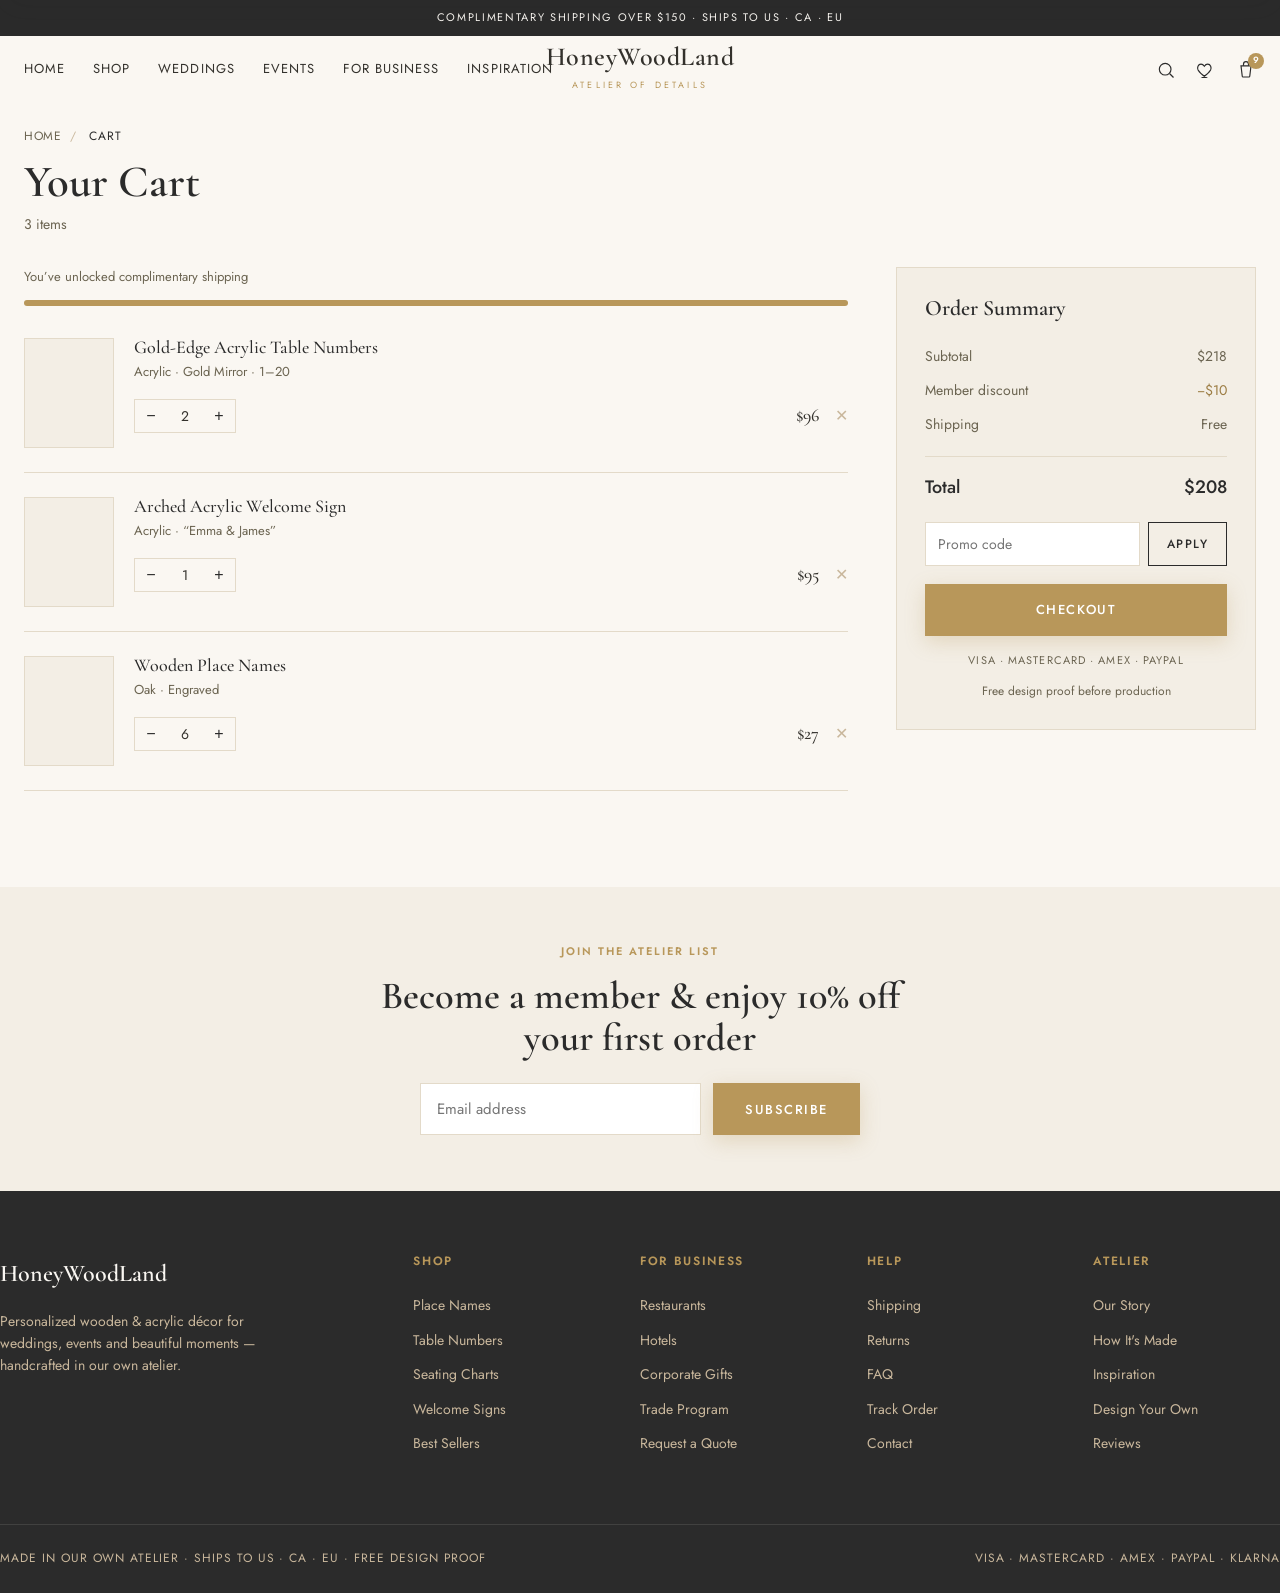
<file: cart.html>
<!DOCTYPE html>
<html lang="en">
<head>
<meta charset="UTF-8" />
<meta name="viewport" content="width=device-width, initial-scale=1.0" />
<title>Your Cart | HoneyWoodLand</title>
<meta name="description" content="Review the personalized wedding décor in your HoneyWoodLand cart — place names, table numbers and custom signs. Free design proof before production, worldwide shipping." />
<meta name="robots" content="noindex, follow" />
<meta name="theme-color" content="#B8975A" />
<link rel="canonical" href="https://kolomiichukvadym-a11y.github.io/honeywoodland/cart.html" />

<!-- Favicon (emoji data-URI) -->
<link rel="icon" href="data:image/svg+xml,<svg xmlns='http://www.w3.org/2000/svg' viewBox='0 0 100 100'><text y='.9em' font-size='90'>🍯</text></svg>" />

<link rel="preconnect" href="https://fonts.googleapis.com" />
<link rel="preconnect" href="https://fonts.gstatic.com" crossorigin />
<link href="https://fonts.googleapis.com/css2?family=Cormorant+Garamond:ital,wght@0,400;0,500;0,600;0,700;1,500&family=Jost:wght@300;400;500;600&display=swap" rel="stylesheet" />

<!-- Shared chrome -->
<link rel="stylesheet" href="assets/site.css" />
<script defer src="assets/site.js"></script>

<style>
  /* ===== cart page (page-specific) ===== */
  .breadcrumb{font-size:12px;letter-spacing:.06em;text-transform:uppercase;color:var(--muted);padding:22px 0 6px}
  .breadcrumb a:hover{color:var(--gold-deep)}
  .breadcrumb .sep{margin:0 8px;color:var(--taupe)}
  .breadcrumb .cur{color:var(--charcoal)}

  .cart-head{padding:6px 0 4px}
  .cart-head h1{font-size:clamp(2rem,4vw,2.8rem)}
  .cart-count{font-size:14px;color:var(--muted);margin-top:6px}

  .cart-grid{display:grid;grid-template-columns:1fr 360px;gap:48px;padding:28px 0 96px;align-items:start}
  @media(max-width:900px){.cart-grid{grid-template-columns:1fr;gap:32px}}

  .ship-progress{margin-bottom:8px}
  .ship-msg{font-size:13px;color:var(--muted)}
  .ship-bar{height:6px;background:var(--line);margin:12px 0 8px;border-radius:3px;overflow:hidden}
  .ship-bar i{display:block;height:100%;width:0;background:var(--gold);transition:width .4s cubic-bezier(.22,1,.36,1)}

  .cart-item{display:flex;gap:20px;padding:24px 0;border-bottom:1px solid var(--line)}
  .cart-item .thumb{width:90px;height:110px;background-size:cover;background-position:center;border:1px solid var(--line);flex-shrink:0;background-color:var(--cream)}
  .cart-item .cd{flex:1;min-width:0}
  .cart-item h3{font-size:18px;font-weight:500}
  .cart-item h3 a{transition:color .3s}
  .cart-item h3 a:hover{color:var(--gold-deep)}
  .cart-item .v{font-size:13px;color:var(--muted);margin-top:4px}
  .cart-item .row2{display:flex;align-items:center;justify-content:space-between;gap:12px;margin-top:16px;flex-wrap:wrap}
  .qty{display:inline-flex;border:1px solid var(--line)}
  .qty button{width:32px;height:32px;background:none;border:none;cursor:pointer;font-size:16px;color:var(--charcoal);transition:color .2s}
  .qty button:hover{color:var(--gold-deep)}
  .qty span{width:36px;display:inline-flex;align-items:center;justify-content:center;font-size:14px}
  .cart-item .right{display:flex;align-items:center;gap:16px}
  .cart-item .line{font-weight:500;font-family:var(--serif);font-size:18px}
  .cart-item .rm{background:none;border:none;cursor:pointer;color:var(--taupe);font-size:16px;line-height:1;transition:color .2s}
  .cart-item .rm:hover{color:#B5544A}

  .cart-sum{background:var(--cream);border:1px solid var(--line);padding:28px;position:sticky;top:88px}
  .cart-sum h2{font-size:22px;margin-bottom:18px}
  .cart-sum .ln{display:flex;justify-content:space-between;font-size:14px;padding:6px 0;color:var(--muted)}
  .cart-sum .tot{display:flex;justify-content:space-between;font-size:18px;font-weight:500;color:var(--charcoal);
    border-top:1px solid var(--line);margin-top:14px;padding-top:16px}
  .promo{display:flex;gap:8px;margin:20px 0 4px}
  .promo input{flex:1;min-width:0;height:44px;border:1px solid var(--line);background:#fff;padding:0 12px;
    font-family:var(--sans);font-size:14px;outline:none}
  .promo input:focus{border-color:var(--gold)}
  .promo .btn{padding:0 18px;height:44px;font-size:12px;white-space:nowrap}
  .cart-sum .checkout{width:100%;justify-content:center;margin-top:14px;padding:16px}
  .pay{display:flex;justify-content:center;gap:10px;margin-top:16px;font-size:11px;letter-spacing:.1em;color:var(--muted);flex-wrap:wrap}
  .proof{text-align:center;font-size:12px;color:var(--muted);margin-top:12px}

  .empty{text-align:center;padding:72px 0 110px}
  .empty h2{font-size:clamp(1.9rem,3.6vw,2.6rem);margin-top:12px}
  .empty p{color:var(--muted);max-width:460px;margin:14px auto 28px;line-height:1.7}
</style>
</head>
<body>

<!-- SHARED HEADER (injected by assets/site.js) -->
<header id="site-header"></header>

<main class="wrap">
  <!-- BREADCRUMB -->
  <nav class="breadcrumb" aria-label="Breadcrumb">
    <a href="index.html">Home</a><span class="sep">/</span>
    <span class="cur">Cart</span>
  </nav>

  <div class="cart-head">
    <h1>Your Cart</h1>
    <div class="cart-count" id="cartCount"></div>
  </div>

  <!-- FILLED CART -->
  <div id="cartFull">
    <div class="cart-grid">
      <div class="cart-left">
        <div class="ship-progress">
          <div class="ship-msg" id="cShipMsg"></div>
          <div class="ship-bar"><i id="cBar"></i></div>
        </div>
        <div id="cartItems"></div>
      </div>

      <aside class="cart-sum">
        <h2>Order Summary</h2>
        <div class="ln"><span>Subtotal</span><span id="cSub">$0</span></div>
        <div class="ln"><span>Member discount</span><span id="cDisc" style="color:var(--gold-deep)">−$0</span></div>
        <div class="ln"><span>Shipping</span><span id="cShipVal">Calculated</span></div>
        <div class="tot"><span>Total</span><span id="cTot">$0</span></div>
        <div class="promo">
          <input id="promoInput" type="text" placeholder="Promo code" aria-label="Promo code" />
          <button type="button" id="promoBtn" class="btn btn-outline">Apply</button>
        </div>
        <a href="cart.html#checkout" class="btn btn-primary checkout" id="checkoutBtn" role="button">Checkout</a>
        <div class="pay">VISA · MASTERCARD · AMEX · PAYPAL</div>
        <div class="proof">Free design proof before production</div>
      </aside>
    </div>
  </div>

  <!-- EMPTY CART -->
  <div id="cartEmpty" class="empty" style="display:none">
    <p class="overline">Your Cart</p>
    <h2>Your cart is empty</h2>
    <p>Looks like you haven’t added anything yet — explore the collection to begin your personalized pieces.</p>
    <a href="category.html" class="btn btn-primary">Continue Shopping</a>
  </div>
</main>

<!-- SHARED FOOTER (injected by assets/site.js) -->
<footer id="site-footer"></footer>

<script>
  var U = function (id, w) {
    return 'https://images.unsplash.com/photo-' + id + '?auto=format&fit=crop&w=' + (w || 200) + '&q=80';
  };

  /* sample cart contents */
  var cart = [
    { t:"Gold-Edge Acrylic Table Numbers", v:'Acrylic · Gold Mirror · 1–20', unit:48, qty:2, img:"1523438885200-e635ba2c371e" },
    { t:"Arched Acrylic Welcome Sign", v:'Acrylic · “Emma & James”', unit:95, qty:1, img:"1591604466107-ec97de577aff" },
    { t:"Wooden Place Names", v:'Oak · Engraved', unit:4.5, qty:6, img:"1464366400600-7168b8af9bc3" }
  ];

  var FREE_SHIP = 150, MEMBER_DISC = 10;

  function money(n) {
    n = Math.round(n * 100) / 100;
    return '$' + (Number.isInteger(n) ? n : n.toFixed(2));
  }
  function totalQty() { return cart.reduce(function (s, i) { return s + i.qty; }, 0); }
  function subtotal() { return cart.reduce(function (s, i) { return s + i.unit * i.qty; }, 0); }

  /* keep the shared header badge + localStorage in sync with this cart */
  function syncBadge() {
    var q = totalQty();
    localStorage.setItem('hwl_cart', q);
    var b = document.querySelector('.cart-badge');
    if (b) b.textContent = q;
  }

  function render() {
    var full = document.getElementById('cartFull');
    var empty = document.getElementById('cartEmpty');
    var countEl = document.getElementById('cartCount');

    if (cart.length === 0) {
      full.style.display = 'none';
      empty.style.display = 'block';
      countEl.textContent = '';
      syncBadge();
      return;
    }
    full.style.display = '';
    empty.style.display = 'none';

    document.getElementById('cartItems').innerHTML = cart.map(function (it, ix) {
      return '<div class="cart-item" data-ix="' + ix + '">' +
        '<div class="thumb" role="img" aria-label="' + it.t + '" style="background-image:url(\'' + U(it.img, 200) + '\')"></div>' +
        '<div class="cd">' +
          '<h3><a href="product.html">' + it.t + '</a></h3>' +
          '<div class="v">' + it.v + '</div>' +
          '<div class="row2">' +
            '<div class="qty"><button type="button" data-act="dec" aria-label="Decrease quantity">−</button>' +
            '<span>' + it.qty + '</span>' +
            '<button type="button" data-act="inc" aria-label="Increase quantity">+</button></div>' +
            '<div class="right"><span class="line">' + money(it.unit * it.qty) + '</span>' +
            '<button type="button" class="rm" data-act="rm" aria-label="Remove ' + it.t + '">✕</button></div>' +
          '</div>' +
        '</div>' +
      '</div>';
    }).join('');

    var n = cart.length;
    countEl.textContent = n + (n === 1 ? ' item' : ' items');

    var sub = subtotal();
    var disc = Math.min(MEMBER_DISC, sub);
    var tot = Math.max(0, sub - disc);
    document.getElementById('cSub').textContent = money(sub);
    document.getElementById('cDisc').textContent = '−' + money(disc);
    document.getElementById('cTot').textContent = money(tot);
    document.getElementById('cShipVal').textContent = sub >= FREE_SHIP ? 'Free' : 'Calculated';

    var remain = FREE_SHIP - sub;
    document.getElementById('cShipMsg').textContent = remain > 0
      ? 'Add ' + money(remain) + ' more for complimentary shipping'
      : 'You’ve unlocked complimentary shipping';
    document.getElementById('cBar').style.width = Math.min(100, Math.round(sub / FREE_SHIP * 100)) + '%';

    syncBadge();
  }

  /* qty steppers + remove (event delegation) */
  document.getElementById('cartItems').addEventListener('click', function (e) {
    var btn = e.target.closest('button');
    if (!btn) return;
    var item = e.target.closest('.cart-item');
    if (!item) return;
    var ix = +item.dataset.ix, act = btn.dataset.act;
    if (act === 'inc') cart[ix].qty++;
    else if (act === 'dec') cart[ix].qty = Math.max(1, cart[ix].qty - 1);
    else if (act === 'rm') { cart.splice(ix, 1); window.toast('Removed from cart'); }
    render();
  });

  /* promo + checkout */
  document.getElementById('promoBtn').addEventListener('click', function () {
    var v = document.getElementById('promoInput').value.trim();
    window.toast(v ? 'Promo code applied at checkout' : 'Enter a promo code');
  });
  document.getElementById('checkoutBtn').addEventListener('click', function (e) {
    e.preventDefault();
    window.toast('Checkout coming soon');
  });

  render();
</script>
</body>
</html>
</file>
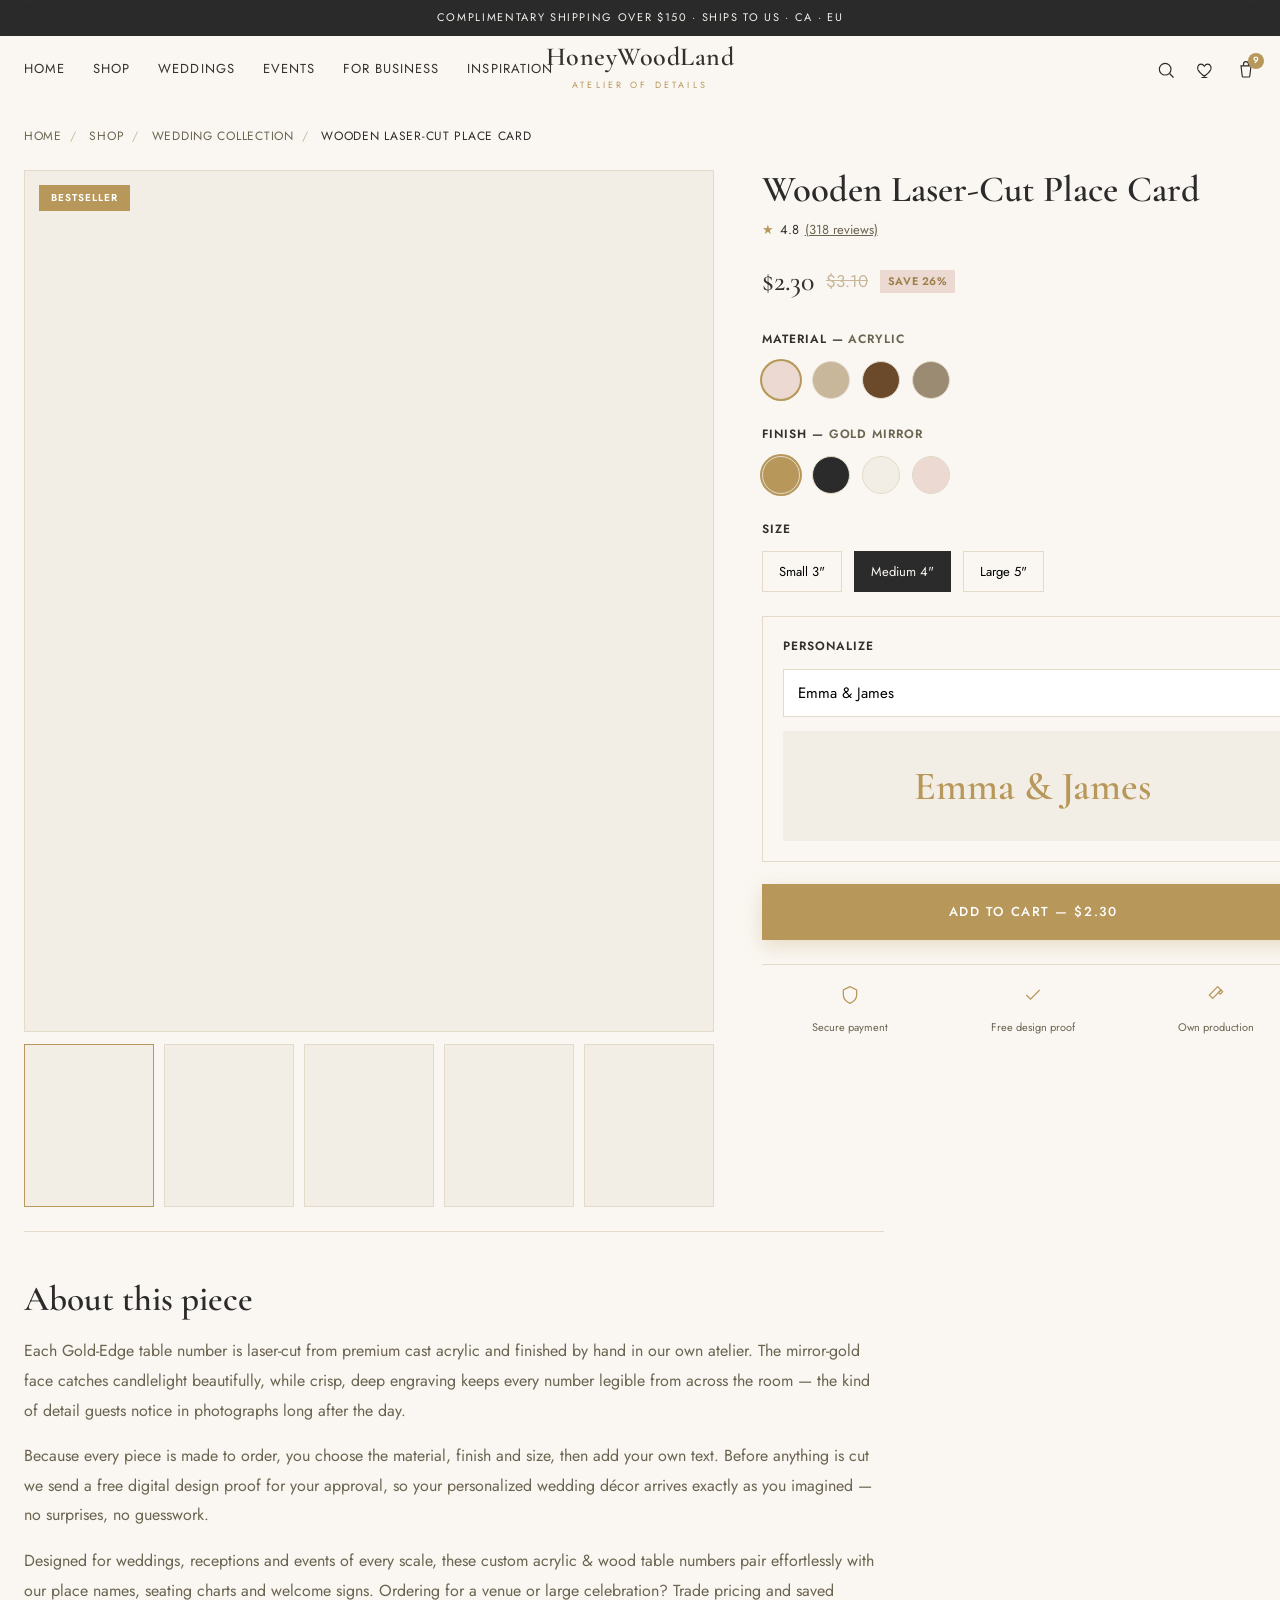
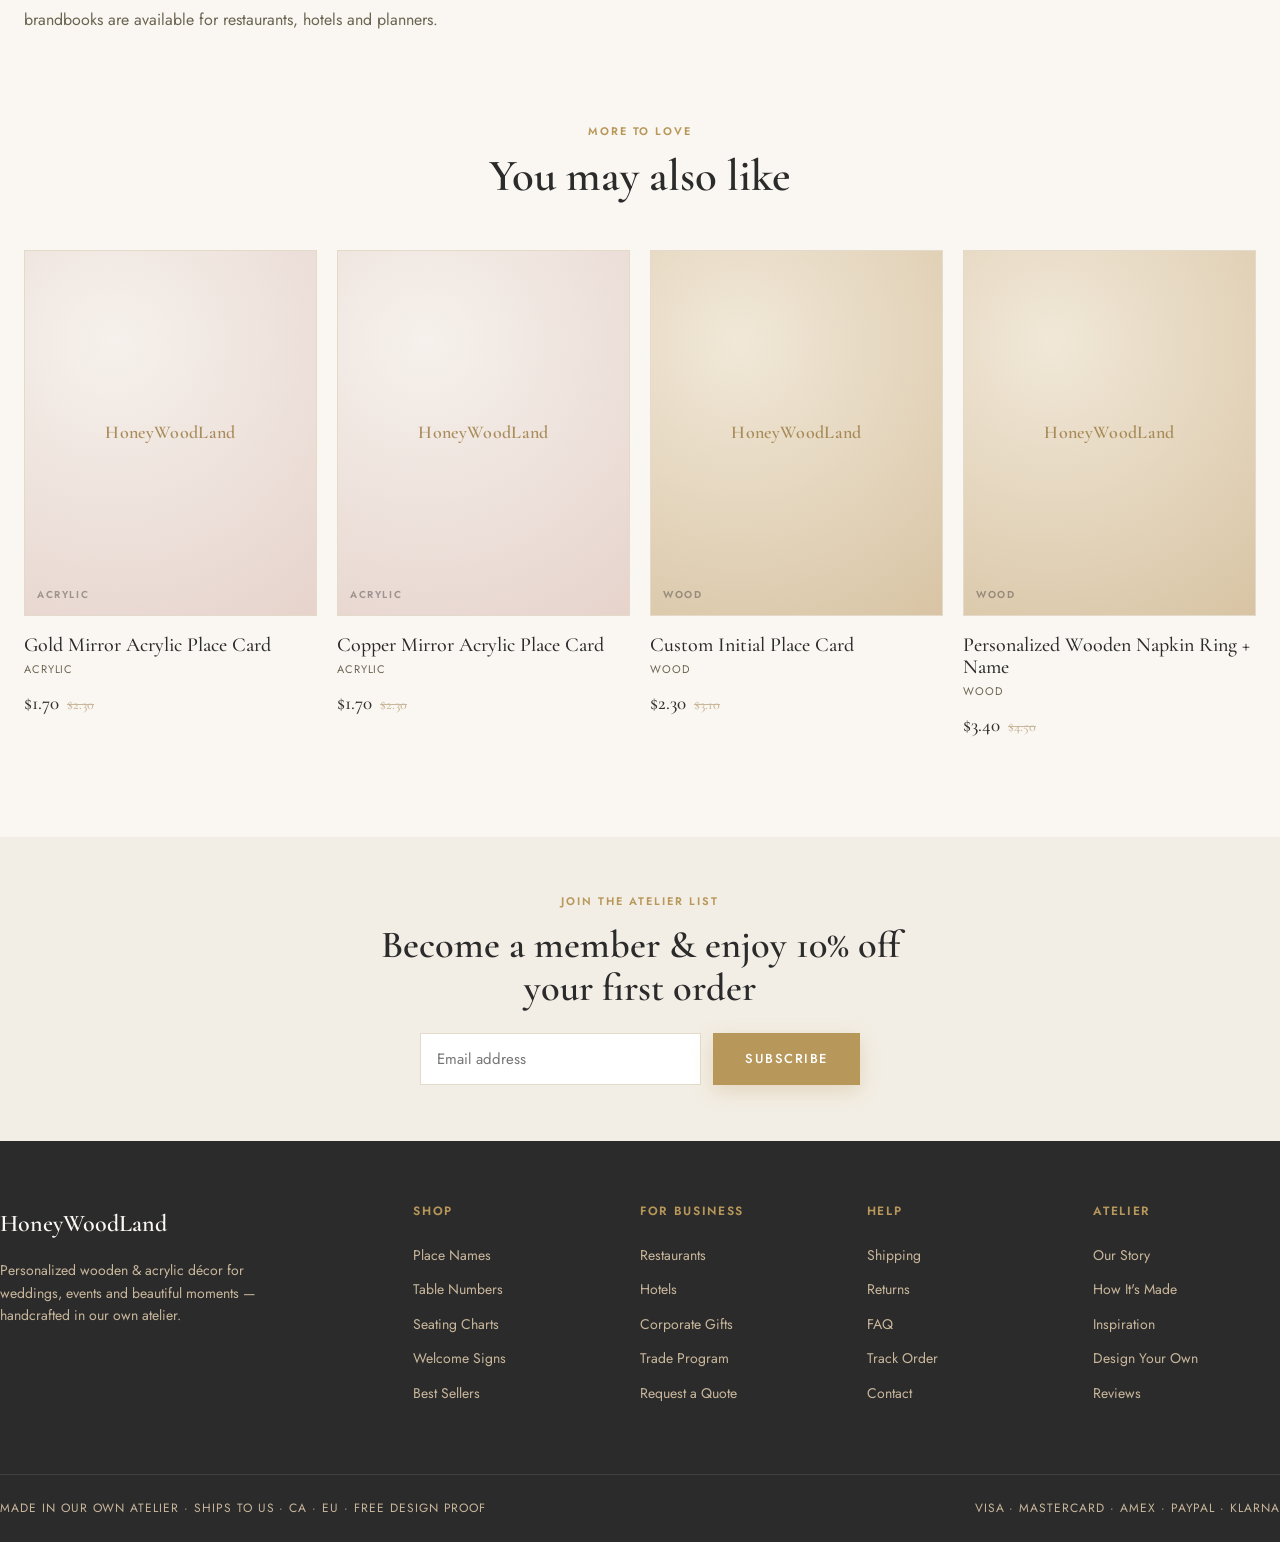
<file: product.html>
<!DOCTYPE html>
<html lang="en">
<head>
<meta charset="UTF-8" />
<meta name="viewport" content="width=device-width, initial-scale=1.0" />
<title>Gold-Edge Acrylic Table Numbers — Personalized Wedding Décor | HoneyWoodLand</title>
<meta name="description" content="Gold-edge personalized acrylic table numbers, laser-cut and handcrafted to order. Choose material, finish and size, add your text, and approve a free design proof before we make it. Worldwide shipping." />
<meta name="keywords" content="personalized table numbers, acrylic table numbers, wedding table numbers, laser-cut wedding decor, custom acrylic & wood decor, gold mirror table numbers" />
<meta name="robots" content="index, follow" />
<meta name="theme-color" content="#B8975A" />
<link rel="canonical" href="https://kolomiichukvadym-a11y.github.io/honeywoodland/product.html" />

<!-- Favicon (emoji data-URI) -->
<link rel="icon" href="data:image/svg+xml,<svg xmlns='http://www.w3.org/2000/svg' viewBox='0 0 100 100'><text y='.9em' font-size='90'>🍯</text></svg>" />

<!-- Open Graph -->
<meta property="og:type" content="product" />
<meta property="og:site_name" content="HoneyWoodLand" />
<meta property="og:title" content="Gold-Edge Acrylic Table Numbers — Personalized Wedding Décor | HoneyWoodLand" />
<meta property="og:description" content="Personalized acrylic table numbers, laser-cut and handcrafted to order with a free design proof. Choose material, finish, size and your text." />
<meta property="og:url" content="https://kolomiichukvadym-a11y.github.io/honeywoodland/product.html" />
<meta property="og:image" content="https://images.unsplash.com/photo-1523438885200-e635ba2c371e?auto=format&fit=crop&w=1200&q=80" />
<meta property="og:image:alt" content="Gold-edge personalized acrylic wedding table numbers" />

<!-- Twitter Card -->
<meta name="twitter:card" content="summary_large_image" />
<meta name="twitter:title" content="Gold-Edge Acrylic Table Numbers — HoneyWoodLand" />
<meta name="twitter:description" content="Personalized acrylic table numbers, laser-cut and handcrafted to order with a free design proof." />
<meta name="twitter:image" content="https://images.unsplash.com/photo-1523438885200-e635ba2c371e?auto=format&fit=crop&w=1200&q=80" />

<!-- Structured data (no fabricated rating/stock claims) -->
<script type="application/ld+json">
{
  "@context": "https://schema.org",
  "@type": "Product",
  "name": "Gold-Edge Acrylic Table Numbers",
  "description": "Gold-edge personalized acrylic table numbers, laser-cut and handcrafted to order. Choose material, finish and size, add your text, and approve a free design proof before production.",
  "image": [
    "https://images.unsplash.com/photo-1523438885200-e635ba2c371e?auto=format&fit=crop&w=1200&q=80"
  ],
  "brand": { "@type": "Brand", "name": "HoneyWoodLand" },
  "category": "Wedding Décor",
  "offers": {
    "@type": "Offer",
    "price": "48",
    "priceCurrency": "USD",
    "availability": "https://schema.org/InStock",
    "url": "https://kolomiichukvadym-a11y.github.io/honeywoodland/product.html"
  }
}
</script>
<script type="application/ld+json">
{
  "@context": "https://schema.org",
  "@type": "BreadcrumbList",
  "itemListElement": [
    { "@type": "ListItem", "position": 1, "name": "Home", "item": "https://kolomiichukvadym-a11y.github.io/honeywoodland/index.html" },
    { "@type": "ListItem", "position": 2, "name": "Shop", "item": "https://kolomiichukvadym-a11y.github.io/honeywoodland/category.html" },
    { "@type": "ListItem", "position": 3, "name": "Wedding Collection", "item": "https://kolomiichukvadym-a11y.github.io/honeywoodland/category.html" },
    { "@type": "ListItem", "position": 4, "name": "Gold-Edge Acrylic Table Numbers", "item": "https://kolomiichukvadym-a11y.github.io/honeywoodland/product.html" }
  ]
}
</script>

<link rel="preconnect" href="https://fonts.googleapis.com" />
<link rel="preconnect" href="https://fonts.gstatic.com" crossorigin />
<link href="https://fonts.googleapis.com/css2?family=Cormorant+Garamond:ital,wght@0,400;0,500;0,600;0,700;1,500&family=Jost:wght@300;400;500;600&display=swap" rel="stylesheet" />

<!-- Shared chrome -->
<link rel="stylesheet" href="assets/site.css" />
<script src="assets/products.js"></script>
<script defer src="assets/site.js"></script>

<style>
  /* ===== product page (page-specific) ===== */
  .breadcrumb{font-size:12px;letter-spacing:.06em;text-transform:uppercase;color:var(--muted);padding:22px 0 6px}
  .breadcrumb a{transition:color .3s}
  .breadcrumb a:hover{color:var(--gold-deep)}
  .breadcrumb .sep{margin:0 8px;color:var(--taupe)}
  .breadcrumb .cur{color:var(--charcoal)}

  .pdp{display:grid;grid-template-columns:56% 44%;gap:48px;padding:18px 0 24px;align-items:start}
  @media(max-width:900px){.pdp{grid-template-columns:1fr;gap:28px}}

  /* gallery */
  .gallery .main{aspect-ratio:4/5;background-size:cover;background-position:center;border:1px solid var(--line);
    position:relative;background-color:var(--cream)}
  .gallery .main .badge{position:absolute;top:14px;left:14px;background:var(--gold);color:#fff;font-size:10px;
    font-weight:600;letter-spacing:.1em;text-transform:uppercase;padding:5px 12px}
  .thumbs{display:flex;gap:10px;margin-top:12px}
  .thumbs .th{flex:1;aspect-ratio:4/5;background-size:cover;background-position:center;background-color:var(--cream);
    border:1px solid var(--line);cursor:pointer;padding:0;transition:border-color .25s,transform .25s}
  .thumbs .th:hover{transform:translateY(-2px)}
  .thumbs .th.active{border-color:var(--gold)}

  /* buy column */
  .buy h1{font-size:clamp(1.7rem,3vw,2.3rem)}
  .buy .rate{display:flex;align-items:center;gap:6px;font-size:13px;margin-top:10px}
  .buy .rate .s{color:var(--gold)}
  .buy .rate .lk{color:var(--muted);text-decoration:underline;cursor:pointer}
  .buy .price{display:flex;align-items:center;gap:12px;margin-top:18px}
  .buy .price .now{font-size:28px;font-weight:500;font-family:var(--serif)}
  .buy .price .old{font-size:17px;color:var(--taupe);text-decoration:line-through}
  .buy .price .save{background:var(--blush);color:var(--gold-deep);font-size:11px;font-weight:600;
    letter-spacing:.05em;text-transform:uppercase;padding:3px 8px}

  .opt{margin-top:26px}
  .opt .lab{font-size:12px;font-weight:600;letter-spacing:.08em;text-transform:uppercase}
  .opt .lab span{color:var(--muted)}
  .swatches{display:flex;gap:12px;margin-top:12px}
  .sw{width:38px;height:38px;border-radius:50%;border:1px solid var(--line);cursor:pointer;transition:box-shadow .2s}
  .sw.active{box-shadow:0 0 0 2px var(--gold),0 0 0 4px var(--ivory)}
  .sizes{display:flex;gap:12px;margin-top:12px;flex-wrap:wrap}
  .size{border:1px solid var(--line);padding:10px 16px;font-size:13px;cursor:pointer;transition:all .2s;background:none;font-family:var(--sans)}
  .size.active{background:var(--charcoal);color:var(--ivory);border-color:var(--charcoal)}

  .person{margin-top:24px;border:1px solid var(--line);background:var(--ivory);padding:20px}
  .person .lab{font-size:12px;font-weight:600;letter-spacing:.08em;text-transform:uppercase}
  .person input{width:100%;height:48px;border:1px solid var(--line);background:#fff;padding:0 14px;
    margin-top:12px;font-family:var(--sans);font-size:15px;outline:none}
  .person input:focus{border-color:var(--gold)}
  .person .preview{margin-top:14px;min-height:110px;background:var(--cream);display:flex;align-items:center;justify-content:center;padding:12px;text-align:center}
  .person .preview span{font-family:var(--serif);font-size:clamp(28px,5vw,40px);font-weight:600;color:var(--gold-deep);word-break:break-word}

  .buy .addcart{width:100%;justify-content:center;margin-top:22px;padding:18px}

  .buy .trustrow{display:grid;grid-template-columns:repeat(3,1fr);gap:8px;border-top:1px solid var(--line);
    margin-top:24px;padding-top:20px;text-align:center}
  .buy .trustrow .ti{font-size:11px;color:var(--muted)}
  .buy .trustrow svg{width:20px;height:20px;stroke:var(--gold);stroke-width:1.5;fill:none;margin:0 auto 6px}

  /* description */
  .pdp-desc{border-top:1px solid var(--line);max-width:860px;padding:48px 0 8px}
  .pdp-desc h2{font-size:clamp(1.6rem,3vw,2.2rem);margin-bottom:18px}
  .pdp-desc p{color:var(--muted);font-size:16px;line-height:1.85;margin-bottom:16px}

  /* you may also like */
  .also{padding:64px 0 96px}
  .prods{display:grid;grid-template-columns:repeat(4,1fr);gap:20px}
  @media(max-width:980px){.prods{grid-template-columns:repeat(2,1fr)}}
  @media(max-width:520px){.prods{grid-template-columns:1fr}}
  .card{cursor:pointer;display:block}
  .card .imgbox{position:relative;aspect-ratio:4/5;overflow:hidden;border:1px solid var(--line);background:var(--cream);transition:box-shadow .5s}
  .card:hover .imgbox{box-shadow:0 18px 40px rgba(43,43,43,.12)}
  .card .imgbox .bg{position:absolute;inset:0;background-size:cover;background-position:center;
    transition:transform .7s cubic-bezier(.22,1,.36,1),opacity .7s}
  .card .imgbox .bg2{opacity:0}
  .card:hover .bg1{opacity:0;transform:scale(1.04)}
  .card:hover .bg2{opacity:1;transform:scale(1.04)}
  .card .badge{position:absolute;top:12px;left:12px;padding:4px 10px;font-size:10px;font-weight:600;
    letter-spacing:.1em;text-transform:uppercase;color:#fff;z-index:2}
  .badge-best{background:var(--gold)}.badge-new{background:var(--charcoal)}.badge-sale{background:#B5544A}
  .card .fav{position:absolute;top:12px;right:12px;width:36px;height:36px;border-radius:50%;
    background:rgba(250,247,242,.85);display:flex;align-items:center;justify-content:center;
    opacity:0;transition:opacity .3s;z-index:2}
  .card:hover .fav{opacity:1}
  .card .fav svg{width:16px;height:16px;stroke:var(--charcoal);stroke-width:1.5;fill:none}
  .card .info{padding-top:18px}
  .card .info h3{font-size:20px;font-weight:500;transition:color .3s}
  .card:hover .info h3{color:var(--gold-deep)}
  .card .info .mat{font-size:11px;letter-spacing:.08em;text-transform:uppercase;color:var(--muted);margin-top:5px}
  .card .info .rate{display:flex;align-items:center;gap:5px;font-size:12px;margin-top:10px}
  .card .info .rate .star{color:var(--gold)}
  .card .info .price{margin-top:10px;font-weight:500;font-family:var(--serif);font-size:19px}
  .card .info .price .old{color:var(--taupe);text-decoration:line-through;margin-left:8px;font-size:14px}
</style>
</head>
<body>

<!-- SHARED HEADER (injected by assets/site.js) -->
<header id="site-header"></header>

<main class="wrap">
  <!-- BREADCRUMB -->
  <nav class="breadcrumb" aria-label="Breadcrumb">
    <a href="index.html">Home</a><span class="sep">/</span>
    <a href="category.html">Shop</a><span class="sep">/</span>
    <a href="category.html">Wedding Collection</a><span class="sep">/</span>
    <span class="cur" id="pCrumb">Gold-Edge Acrylic Table Numbers</span>
  </nav>

  <!-- PRODUCT -->
  <div class="pdp">
    <div class="gallery">
      <div class="main" id="mainImg" role="img" aria-label="Gold-edge personalized acrylic wedding table numbers" style="background-image:url('https://images.unsplash.com/photo-1523438885200-e635ba2c371e?auto=format&fit=crop&w=1000&q=80')">
        <span class="badge">Bestseller</span>
      </div>
      <div class="thumbs" id="thumbs">
        <button class="th active" type="button" aria-label="Acrylic table numbers, main view" data-img="https://images.unsplash.com/photo-1523438885200-e635ba2c371e?auto=format&fit=crop&w=1000&q=80" style="background-image:url('https://images.unsplash.com/photo-1523438885200-e635ba2c371e?auto=format&fit=crop&w=200&q=80')"></button>
        <button class="th" type="button" aria-label="Table number close-up" data-img="https://images.unsplash.com/photo-1478146896981-b80fe463b330?auto=format&fit=crop&w=1000&q=80" style="background-image:url('https://images.unsplash.com/photo-1478146896981-b80fe463b330?auto=format&fit=crop&w=200&q=80')"></button>
        <button class="th" type="button" aria-label="Acrylic place setting detail" data-img="https://images.unsplash.com/photo-1606800052052-a08af7148866?auto=format&fit=crop&w=1000&q=80" style="background-image:url('https://images.unsplash.com/photo-1606800052052-a08af7148866?auto=format&fit=crop&w=200&q=80')"></button>
        <button class="th" type="button" aria-label="Styled wedding reception table" data-img="https://images.unsplash.com/photo-1519225421980-715cb0215aed?auto=format&fit=crop&w=1000&q=80" style="background-image:url('https://images.unsplash.com/photo-1519225421980-715cb0215aed?auto=format&fit=crop&w=200&q=80')"></button>
        <button class="th" type="button" aria-label="Personalized place names detail" data-img="https://images.unsplash.com/photo-1464366400600-7168b8af9bc3?auto=format&fit=crop&w=1000&q=80" style="background-image:url('https://images.unsplash.com/photo-1464366400600-7168b8af9bc3?auto=format&fit=crop&w=200&q=80')"></button>
      </div>
    </div>

    <div class="buy">
      <h1 id="pName">Gold-Edge Acrylic Table Numbers</h1>
      <div class="rate"><span class="s">★</span> 4.8 <span class="lk">(318 reviews)</span></div>
      <div class="price"><span class="now" id="pNow">$48</span><span class="old" id="pOld">$60</span><span class="save" id="pSave">Save 20%</span></div>

      <div class="opt">
        <div class="lab">Material — <span id="matName">Acrylic</span></div>
        <div class="swatches" id="matSw">
          <div class="sw active" style="background:#EBD9D2" data-n="Acrylic" role="button" tabindex="0" aria-label="Acrylic"></div>
          <div class="sw" style="background:#C9B79C" data-n="Oak" role="button" tabindex="0" aria-label="Oak"></div>
          <div class="sw" style="background:#6B4A2B" data-n="Walnut" role="button" tabindex="0" aria-label="Walnut"></div>
          <div class="sw" style="background:#9C8B73" data-n="MDF" role="button" tabindex="0" aria-label="MDF"></div>
        </div>
      </div>

      <div class="opt">
        <div class="lab">Finish — <span id="finName">Gold Mirror</span></div>
        <div class="swatches" id="finSw">
          <div class="sw active" style="background:#B8975A" data-n="Gold Mirror" role="button" tabindex="0" aria-label="Gold Mirror"></div>
          <div class="sw" style="background:#2B2B2B" data-n="Charcoal" role="button" tabindex="0" aria-label="Charcoal"></div>
          <div class="sw" style="background:#F3EEE5" data-n="Frosted" role="button" tabindex="0" aria-label="Frosted"></div>
          <div class="sw" style="background:#EBD9D2" data-n="Blush" role="button" tabindex="0" aria-label="Blush"></div>
        </div>
      </div>

      <div class="opt">
        <div class="lab">Size</div>
        <div class="sizes" id="sizes">
          <button class="size" type="button">Small 3"</button>
          <button class="size active" type="button">Medium 4"</button>
          <button class="size" type="button">Large 5"</button>
        </div>
      </div>

      <div class="person">
        <div class="lab">Personalize</div>
        <input id="pdpInput" value="Emma &amp; James" maxlength="22" aria-label="Personalization text" />
        <div class="preview"><span id="pdpPrev">Emma &amp; James</span></div>
      </div>

      <a class="btn btn-primary addcart" id="addCartBtn" role="button">Add to Cart — $48</a>

      <div class="trustrow">
        <div><svg viewBox="0 0 24 24"><path d="M12 2 4 6v6c0 5 3.5 8 8 10 4.5-2 8-5 8-10V6l-8-4z"/></svg><div class="ti">Secure payment</div></div>
        <div><svg viewBox="0 0 24 24"><path d="M20 6 9 17l-5-5"/></svg><div class="ti">Free design proof</div></div>
        <div><svg viewBox="0 0 24 24"><path d="M14 2 4 12l4 4L18 6z"/><path d="m18 6 2 2-3 3-2-2z"/></svg><div class="ti">Own production</div></div>
      </div>
    </div>
  </div>

  <!-- DESCRIPTION -->
  <section class="pdp-desc">
    <h2>About this piece</h2>
    <p>Each Gold-Edge table number is laser-cut from premium cast acrylic and finished by hand in our own atelier. The mirror-gold face catches candlelight beautifully, while crisp, deep engraving keeps every number legible from across the room — the kind of detail guests notice in photographs long after the day.</p>
    <p>Because every piece is made to order, you choose the material, finish and size, then add your own text. Before anything is cut we send a free digital design proof for your approval, so your personalized wedding décor arrives exactly as you imagined — no surprises, no guesswork.</p>
    <p>Designed for weddings, receptions and events of every scale, these custom acrylic &amp; wood table numbers pair effortlessly with our place names, seating charts and welcome signs. Ordering for a venue or large celebration? Trade pricing and saved brandbooks are available for restaurants, hotels and planners.</p>
  </section>

  <!-- YOU MAY ALSO LIKE -->
  <section class="also">
    <div class="head"><p class="overline">More to Love</p><h2>You may also like</h2></div>
    <div class="prods" id="alsoProds"></div>
  </section>
</main>

<!-- SHARED FOOTER (injected by assets/site.js) -->
<footer id="site-footer"></footer>

<script>
  /* ---------- gallery: thumbnail -> main image ---------- */
  var thumbs = document.getElementById('thumbs');
  var mainImg = document.getElementById('mainImg');
  thumbs.addEventListener('click', function (e) {
    var th = e.target.closest('.th');
    if (!th) return;
    var cur = thumbs.querySelector('.th.active');
    if (cur) cur.classList.remove('active');
    th.classList.add('active');
    mainImg.style.backgroundImage = "url('" + th.dataset.img + "')";
  });

  /* ---------- material / finish swatches ---------- */
  function bindSwatch(id, nameId) {
    var wrap = document.getElementById(id);
    wrap.querySelectorAll('.sw').forEach(function (s) {
      s.addEventListener('click', function () {
        var a = wrap.querySelector('.active');
        if (a) a.classList.remove('active');
        s.classList.add('active');
        document.getElementById(nameId).textContent = s.dataset.n;
        updatePrev();
      });
    });
  }
  bindSwatch('matSw', 'matName');
  bindSwatch('finSw', 'finName');

  /* ---------- sizes ---------- */
  document.querySelectorAll('#sizes .size').forEach(function (s) {
    s.addEventListener('click', function () {
      var a = document.querySelector('#sizes .size.active');
      if (a) a.classList.remove('active');
      s.classList.add('active');
    });
  });

  /* ---------- live personalization preview ---------- */
  var pInput = document.getElementById('pdpInput'), pPrev = document.getElementById('pdpPrev');
  function updatePrev() {
    pPrev.textContent = pInput.value || 'Your text';
    var fin = document.getElementById('finName').textContent;
    var map = { 'Gold Mirror': '#B8975A', 'Charcoal': '#2B2B2B', 'Frosted': '#9C7D44', 'Blush': '#9C7D44' };
    pPrev.style.color = map[fin] || '#9C7D44';
  }
  pInput.addEventListener('input', updatePrev);
  updatePrev();

  /* ---------- load product from catalog by ?id (fallback: first item) ---------- */
  var params = new URLSearchParams(location.search);
  var product = (window.HWL && window.HWL.byId(params.get('id'))) ||
                (window.HWL_PRODUCTS && window.HWL_PRODUCTS[0]) || null;
  if (product) {
    document.getElementById('pName').textContent = product.name;
    document.getElementById('pCrumb').textContent = product.name;
    document.getElementById('pNow').textContent = window.HWL.money(product.price);
    var oldEl = document.getElementById('pOld'), saveEl = document.getElementById('pSave');
    if (product.compareAt && product.compareAt > product.price) {
      oldEl.textContent = window.HWL.money(product.compareAt);
      oldEl.style.display = '';
      saveEl.textContent = 'Save ' + Math.round((1 - product.price / product.compareAt) * 100) + '%';
      saveEl.style.display = '';
    } else {
      oldEl.style.display = 'none';
      saveEl.style.display = 'none';
    }
    document.getElementById('addCartBtn').textContent = 'Add to Cart — ' + window.HWL.money(product.price);
    document.title = product.name + ' — Personalized Wedding Décor | HoneyWoodLand';

    /* real photo -> main gallery image + thumbnails (fallback: keep current) */
    if (product.img) {
      mainImg.style.backgroundImage = "url('" + product.img + "')";
      mainImg.setAttribute('aria-label', product.name);
      thumbs.querySelectorAll('.th').forEach(function (t) {
        t.style.backgroundImage = "url('" + product.img + "')";
        t.dataset.img = product.img;
      });
    }
  }

  /* ---------- add to cart (shared handler from site.js) ---------- */
  document.getElementById('addCartBtn').addEventListener('click', function (e) {
    e.preventDefault();
    window.addToCart(1);
  });

  /* ---------- you may also like (from catalog: same category first) ---------- */
  var pool = (window.HWL_PRODUCTS || []).filter(function (p) { return !product || p.id !== product.id; });
  var related = pool.filter(function (p) { return product && p.cat === product.cat; }).slice(0, 4);
  pool.forEach(function (p) { if (related.length < 4 && related.indexOf(p) === -1) related.push(p); });

  var also = document.getElementById('alsoProds');
  also.innerHTML = related.map(window.HWL.cardHTML).join('');
  also.addEventListener('click', function (e) {
    var fav = e.target.closest('.fav');
    if (fav) {
      e.preventDefault();
      fav.classList.toggle('on');
      window.toast(fav.classList.contains('on') ? 'Added to wishlist' : 'Removed from wishlist');
    }
  });
</script>
</body>
</html>
</file>
<file: assets/site.css>
/* ============================================================
   HoneyWoodLand — shared site styles (tokens, base, utilities,
   buttons, header, footer, drawer, search, toast).
   Page-specific styles live in each page's own <style> block.
   ============================================================ */

:root{
  --ivory:#FAF7F2; --cream:#F3EEE5; --charcoal:#2B2B2B; --ink:#33312c;
  --gold:#B8975A; --gold-deep:#9C7D44; --taupe:#C9B79C; --blush:#EBD9D2;
  --line:#E3DAC9; --muted:#6B6451; --white:#fff;
  --serif:'Cormorant Garamond',Georgia,serif;
  --sans:'Jost',system-ui,sans-serif;
  --max:1320px;
}

/* base */
*{margin:0;padding:0;box-sizing:border-box}
html{scroll-behavior:smooth}
body{font-family:var(--sans);background:var(--ivory);color:var(--ink);
  -webkit-font-smoothing:antialiased;line-height:1.6;overflow-x:hidden}
img{display:block;max-width:100%}
a{text-decoration:none;color:inherit}
::selection{background:rgba(184,151,90,.3)}
h1,h2,h3,h4{font-family:var(--serif);font-weight:600;color:var(--charcoal);line-height:1.1}
[id]{scroll-margin-top:88px}

/* utilities */
.wrap{max-width:var(--max);margin:0 auto;padding:0 24px}
.overline{font-size:11px;font-weight:600;letter-spacing:.18em;text-transform:uppercase;color:var(--gold)}
.section{padding:96px 0}
@media(max-width:768px){.section{padding:56px 0}}
.head{text-align:center;margin-bottom:48px}
.head h2{font-size:clamp(2rem,4vw,2.8rem);margin-top:12px}
.head.row{display:flex;justify-content:space-between;align-items:flex-end;text-align:left}
@media(max-width:680px){.head.row{flex-direction:column;align-items:flex-start;gap:16px}}

/* buttons */
.btn{display:inline-flex;align-items:center;gap:8px;padding:16px 32px;font-family:var(--sans);
  font-size:13px;font-weight:500;letter-spacing:.12em;text-transform:uppercase;cursor:pointer;
  border:none;transition:all .35s cubic-bezier(.22,1,.36,1)}
.btn-primary{background:var(--gold);color:#fff;box-shadow:0 6px 20px rgba(184,151,90,.28)}
.btn-primary:hover{background:var(--gold-deep);box-shadow:0 8px 26px rgba(156,125,68,.36);transform:translateY(-1px)}
.btn-outline{background:transparent;border:1.5px solid var(--charcoal);color:var(--charcoal)}
.btn-outline:hover{background:var(--charcoal);color:var(--ivory)}
.btn-light{background:transparent;border:1.5px solid rgba(250,247,242,.7);color:var(--ivory)}
.btn-light:hover{background:var(--ivory);color:var(--charcoal)}
.arrow{display:inline-flex;align-items:center;gap:8px;font-size:13px;font-weight:500;
  letter-spacing:.1em;text-transform:uppercase;color:var(--gold-deep);transition:gap .3s;cursor:pointer}
.arrow:hover{gap:14px}

/* ============ ANNOUNCEMENT + HEADER ============ */
.announce{background:var(--charcoal);color:var(--ivory);text-align:center;
  font-size:11px;letter-spacing:.15em;padding:9px 0}
header{position:sticky;top:0;z-index:100;background:var(--ivory);border-bottom:1px solid transparent;
  transition:border-color .3s,background .3s}
header.scrolled{border-color:var(--line);background:rgba(250,247,242,.96);backdrop-filter:blur(8px)}
/* 3-column grid: [left menu] [center logo] [right icons] — logo never overlaps */
.nav{display:grid;grid-template-columns:1fr auto 1fr;align-items:center;gap:72px;height:68px}
.nav-links{display:flex;gap:28px;align-items:center;justify-self:start;min-width:0;padding-right:24px}
.nav-links a{font-size:13px;letter-spacing:.08em;text-transform:uppercase;transition:color .3s;white-space:nowrap}
.nav-links a:hover{color:var(--gold-deep)}
.logo{justify-self:center;text-align:center;white-space:nowrap;padding:0 64px}
.logo .name{font-family:var(--serif);font-size:26px;font-weight:600;letter-spacing:.02em;display:block;line-height:1}
.logo .tag{font-size:9px;letter-spacing:.35em;text-transform:uppercase;color:var(--gold);margin-top:2px}
.nav-icons{display:flex;gap:20px;align-items:center;justify-self:end;padding-left:24px}
.nav-icons svg{width:20px;height:20px;stroke:var(--charcoal);stroke-width:1.4;fill:none;cursor:pointer;transition:stroke .3s}
.nav-icons a{cursor:pointer;display:inline-flex}
.nav-icons a:hover svg{stroke:var(--gold-deep)}
.nav-icons a.wish.on svg{fill:var(--gold);stroke:var(--gold)}
.cart-ico{position:relative}
.cart-badge{position:absolute;top:-7px;right:-8px;background:var(--gold);color:#fff;font-size:9px;
  font-weight:600;width:16px;height:16px;border-radius:50%;display:flex;align-items:center;justify-content:center}
@keyframes badgePop{0%{transform:scale(1)}40%{transform:scale(1.55)}100%{transform:scale(1)}}
.cart-badge.pop{animation:badgePop .4s cubic-bezier(.22,1,.36,1)}
.burger{display:none;cursor:pointer;justify-self:start}
.burger svg{width:24px;height:24px;stroke:var(--charcoal);stroke-width:1.4;fill:none}
/* tighten spacing before the inline menu can crowd the logo */
@media(max-width:1280px){
  .nav{gap:48px}
  .logo{padding:0 40px}
}
@media(max-width:1100px){
  .nav{gap:28px}
  .logo{padding:0 24px}
  .nav-links{gap:16px}
  .nav-links a{font-size:12px;letter-spacing:.05em}
}
/* mobile: hide inline menu, show burger + drawer; logo stays centered */
@media(max-width:980px){
  .nav-links{display:none}
  .burger{display:block}
  .logo .name{font-size:22px}
}

/* ============ SEARCH DROPDOWN ============ */
.searchbar{position:fixed;left:0;right:0;top:0;z-index:150;background:var(--ivory);
  border-bottom:1px solid var(--line);box-shadow:0 12px 30px rgba(43,43,43,.08);
  transform:translateY(-100%);transition:transform .35s cubic-bezier(.22,1,.36,1)}
.searchbar.open{transform:none}
.searchbar form{display:flex;align-items:center;gap:16px;height:74px}
.searchbar svg{width:20px;height:20px;stroke:var(--gold-deep);stroke-width:1.6;fill:none;flex-shrink:0}
.searchbar input{flex:1;border:none;background:none;outline:none;font-family:var(--serif);
  font-size:clamp(18px,3vw,26px);color:var(--charcoal)}
.searchbar input::placeholder{color:var(--taupe)}
.searchbar .close{cursor:pointer;border:none;background:none;font-size:24px;line-height:1;color:var(--muted)}
.searchbar .close:hover{color:var(--charcoal)}

/* ============ TOAST ============ */
.toast{position:fixed;left:50%;bottom:32px;transform:translate(-50%,20px);z-index:300;
  background:var(--charcoal);color:var(--ivory);padding:14px 22px;font-size:12px;letter-spacing:.08em;
  text-transform:uppercase;box-shadow:0 14px 34px rgba(43,43,43,.32);opacity:0;pointer-events:none;
  display:flex;align-items:center;gap:10px;transition:opacity .3s,transform .3s;max-width:90vw}
.toast::before{content:"";width:7px;height:7px;border-radius:50%;background:var(--gold);flex-shrink:0}
.toast.show{opacity:1;transform:translate(-50%,0)}

/* ============ FOOTER ============ */
footer{background:var(--charcoal);color:var(--ivory)}
.news{background:var(--cream);color:var(--charcoal);text-align:center;padding:56px 24px}
.news h2{font-size:clamp(1.8rem,3vw,2.4rem);max-width:560px;margin:14px auto 0}
.news form{display:flex;gap:12px;max-width:440px;margin:24px auto 0}
.news input{flex:1;height:52px;border:1px solid var(--line);background:#fff;padding:0 16px;font-family:var(--sans);font-size:15px;outline:none}
.news input:focus{border-color:var(--gold)}
@media(max-width:560px){.news form{flex-direction:column}}
.foot-cols{display:grid;grid-template-columns:2fr 1fr 1fr 1fr 1fr;gap:40px;padding:64px 0}
.foot-cols .brand .name{font-family:var(--serif);font-size:24px;font-weight:600}
.foot-cols .brand p{color:var(--taupe);font-size:14px;max-width:280px;margin-top:16px}
.foot-col h4{font-family:var(--sans);font-size:12px;font-weight:600;letter-spacing:.14em;
  text-transform:uppercase;color:var(--gold);margin-bottom:20px}
.foot-col a{display:block;color:var(--taupe);font-size:14px;padding:6px 0;transition:color .3s;cursor:pointer}
.foot-col a:hover{color:var(--ivory)}
.foot-bottom{border-top:1px solid rgba(250,247,242,.1);padding:24px 0;display:flex;
  justify-content:space-between;align-items:center;flex-wrap:wrap;gap:12px;
  font-size:12px;letter-spacing:.08em;color:var(--taupe)}
@media(max-width:900px){.foot-cols{grid-template-columns:1fr 1fr;gap:32px}.foot-cols .brand{grid-column:span 2}}

/* ============ MOBILE DRAWER ============ */
.drawer{position:fixed;inset:0;z-index:200;visibility:hidden}
.drawer.open{visibility:visible}
.drawer .scrim{position:absolute;inset:0;background:rgba(43,43,43,.4);opacity:0;transition:opacity .3s}
.drawer.open .scrim{opacity:1}
.drawer .panel{position:absolute;left:0;top:0;height:100%;width:84%;max-width:360px;background:var(--ivory);
  transform:translateX(-100%);transition:transform .35s cubic-bezier(.22,1,.36,1);padding:24px}
.drawer.open .panel{transform:none}
.drawer .panel .x{display:flex;justify-content:space-between;align-items:center;margin-bottom:24px}
.drawer .panel .x .name{font-family:var(--serif);font-size:22px;font-weight:600}
.drawer .panel a{display:block;padding:14px 0;border-bottom:1px solid var(--line);font-size:15px;
  letter-spacing:.08em;text-transform:uppercase}
.drawer .panel svg{width:24px;height:24px;stroke:var(--charcoal);stroke-width:1.4;fill:none;cursor:pointer}

/* shared product-card favourite active state (cards live on multiple pages) */
.card .fav.on{opacity:1}
.card .fav.on svg{fill:var(--gold);stroke:var(--gold)}

/* shared placeholder artwork for catalog cards (until real photos are added) */
.card .imgbox .ph{position:absolute;inset:0;display:flex;align-items:center;justify-content:center;
  transition:transform .7s cubic-bezier(.22,1,.36,1)}
.card:hover .imgbox .ph{transform:scale(1.04)}
.card .imgbox .ph.wood{background:radial-gradient(circle at 30% 25%,#f1e8d8,#d8c4a4)}
.card .imgbox .ph.acrylic{background:radial-gradient(circle at 30% 25%,#f6f1ec,#e6d3cc)}
.card .imgbox .ph .ph-logo{font-family:var(--serif);font-size:18px;font-weight:600;letter-spacing:.02em;color:rgba(156,125,68,.85)}
.card .imgbox .ph .ph-mat{position:absolute;bottom:12px;left:12px;font-family:var(--sans);font-size:10px;
  font-weight:600;letter-spacing:.16em;text-transform:uppercase;color:rgba(43,43,43,.4)}
/* real product photo fills the same card image area */
.card .imgbox .ph-img{position:absolute;inset:0;width:100%;height:100%;object-fit:cover;
  transition:transform .7s cubic-bezier(.22,1,.36,1)}
.card:hover .imgbox .ph-img{transform:scale(1.04)}
</file>
